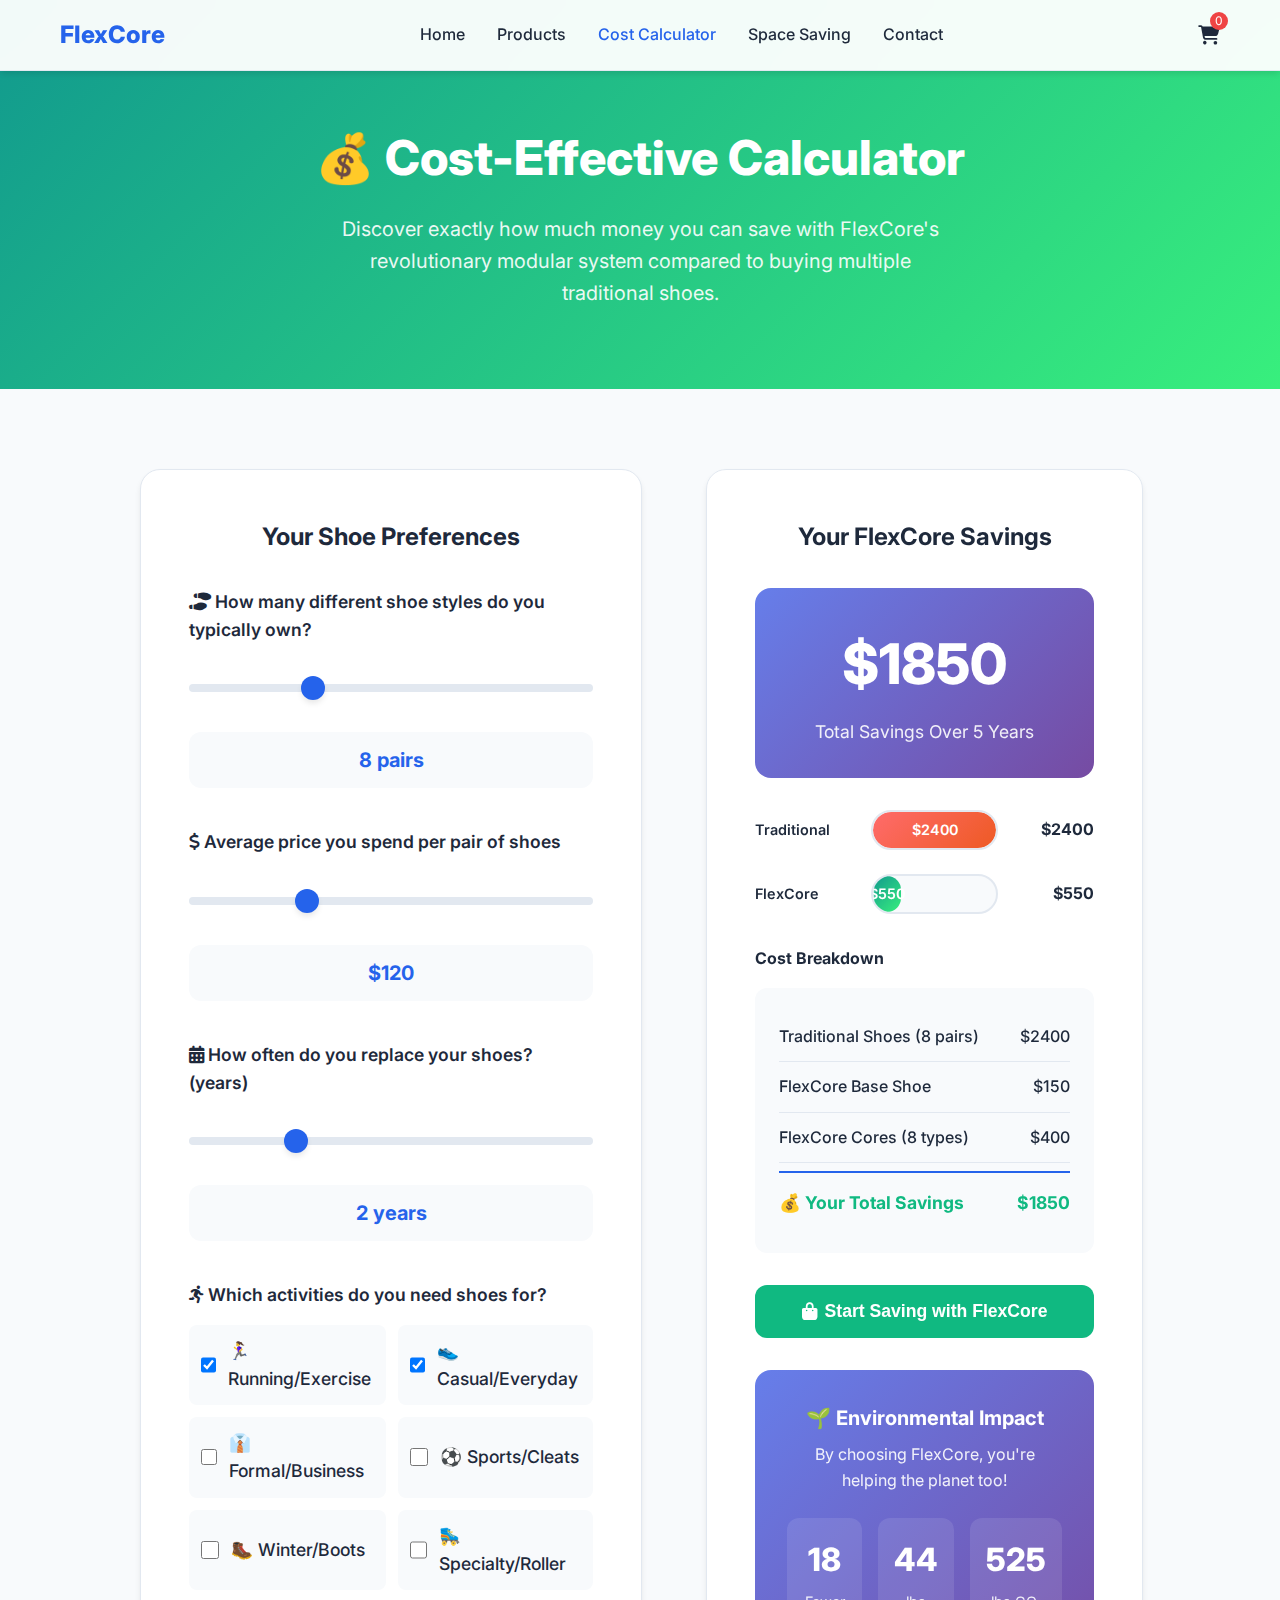
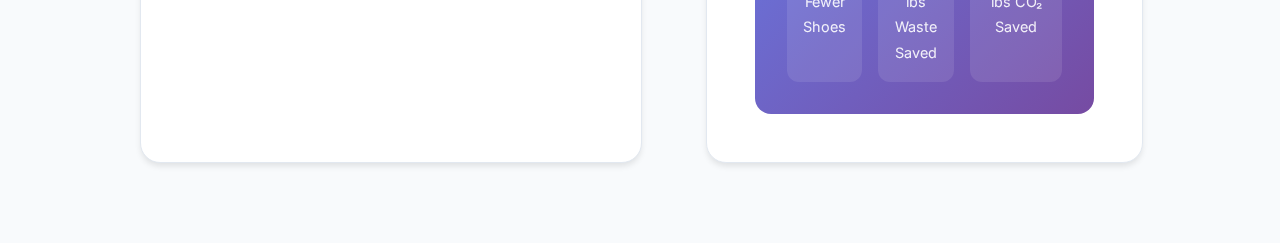
<file: cost-effective.html>
<!DOCTYPE html>
<html lang="en">
<head>
    <meta charset="UTF-8">
    <meta name="viewport" content="width=device-width, initial-scale=1.0">
    <title>Cost-Effective Calculator - FlexCore</title>
    <meta name="description" content="Calculate how much money you can save with FlexCore's modular footwear system compared to buying traditional shoes.">
    
    <!-- Fonts -->
    <link href="https://fonts.googleapis.com/css2?family=Inter:wght@300;400;500;600;700;800&display=swap" rel="stylesheet">
    <link href="https://cdnjs.cloudflare.com/ajax/libs/font-awesome/6.4.0/css/all.min.css" rel="stylesheet">
    
    <style>
        * {
            margin: 0;
            padding: 0;
            box-sizing: border-box;
        }

        :root {
            --primary-color: #2563eb;
            --primary-dark: #1d4ed8;
            --secondary-color: #64748b;
            --accent-color: #10b981;
            --success-color: #10b981;
            --danger-color: #ef4444;
            --warning-color: #f59e0b;
            --dark-color: #1e293b;
            --light-color: #f8fafc;
            --border-color: #e2e8f0;
            --shadow-light: 0 1px 3px 0 rgba(0, 0, 0, 0.1);
            --shadow-medium: 0 4px 6px -1px rgba(0, 0, 0, 0.1);
            --shadow-heavy: 0 20px 25px -5px rgba(0, 0, 0, 0.1);
            --gradient-primary: linear-gradient(135deg, #11998e 0%, #38ef7d 100%);
            --gradient-secondary: linear-gradient(135deg, #667eea 0%, #764ba2 100%);
            --transition: all 0.3s cubic-bezier(0.4, 0, 0.2, 1);
        }

        body {
            font-family: 'Inter', sans-serif;
            line-height: 1.6;
            color: var(--dark-color);
            background: var(--light-color);
        }

        /* Navigation */
        .navbar {
            position: fixed;
            top: 0;
            width: 100%;
            background: rgba(255, 255, 255, 0.95);
            backdrop-filter: blur(10px);
            z-index: 1000;
            border-bottom: 1px solid var(--border-color);
            box-shadow: var(--shadow-medium);
        }

        .nav-container {
            max-width: 1200px;
            margin: 0 auto;
            padding: 0 20px;
            display: flex;
            justify-content: space-between;
            align-items: center;
            height: 70px;
        }

        .nav-logo {
            font-size: 1.5rem;
            font-weight: 800;
            color: var(--primary-color);
            text-decoration: none;
        }

        .nav-menu {
            display: flex;
            list-style: none;
            gap: 2rem;
        }

        .nav-link {
            text-decoration: none;
            color: var(--dark-color);
            font-weight: 500;
            transition: var(--transition);
        }

        .nav-link:hover {
            color: var(--primary-color);
        }

        .cart-icon {
            position: relative;
            color: var(--dark-color);
            font-size: 1.2rem;
            cursor: pointer;
            transition: var(--transition);
        }

        .cart-icon:hover {
            color: var(--primary-color);
        }

        .cart-count {
            position: absolute;
            top: -8px;
            right: -8px;
            background: var(--danger-color);
            color: white;
            border-radius: 50%;
            width: 18px;
            height: 18px;
            font-size: 0.75rem;
            display: flex;
            align-items: center;
            justify-content: center;
        }

        /* Hero Section */
        .calculator-hero {
            background: var(--gradient-primary);
            padding: 120px 0 80px;
            text-align: center;
            color: white;
        }

        .container {
            max-width: 1200px;
            margin: 0 auto;
            padding: 0 20px;
        }

        .hero-title {
            font-size: 3rem;
            font-weight: 800;
            margin-bottom: 1rem;
        }

        .hero-subtitle {
            font-size: 1.25rem;
            opacity: 0.9;
            max-width: 600px;
            margin: 0 auto;
        }

        /* Calculator Section */
        .calculator-section {
            padding: 80px 0;
        }
        
        .calculator-container {
            max-width: 1000px;
            margin: 0 auto;
            display: grid;
            grid-template-columns: 1fr 1fr;
            gap: 4rem;
        }
        
        .calculator-form {
            background: white;
            padding: 3rem;
            border-radius: 20px;
            border: 1px solid var(--border-color);
            box-shadow: var(--shadow-medium);
        }

        .form-title {
            font-size: 1.5rem;
            font-weight: 700;
            color: var(--dark-color);
            margin-bottom: 2rem;
            text-align: center;
        }
        
        .form-group {
            margin-bottom: 2.5rem;
        }
        
        .form-group label {
            display: block;
            margin-bottom: 1rem;
            font-weight: 600;
            color: var(--dark-color);
            font-size: 1.1rem;
        }
        
        .slider-group {
            margin: 1rem 0;
        }
        
        .slider {
            width: 100%;
            margin: 1.5rem 0;
            -webkit-appearance: none;
            height: 8px;
            border-radius: 4px;
            background: var(--border-color);
            outline: none;
        }

        .slider::-webkit-slider-thumb {
            -webkit-appearance: none;
            appearance: none;
            width: 24px;
            height: 24px;
            border-radius: 50%;
            background: var(--primary-color);
            cursor: pointer;
            box-shadow: var(--shadow-medium);
        }

        .slider::-moz-range-thumb {
            width: 24px;
            height: 24px;
            border-radius: 50%;
            background: var(--primary-color);
            cursor: pointer;
            border: none;
            box-shadow: var(--shadow-medium);
        }
        
        .slider-value {
            text-align: center;
            font-weight: 700;
            color: var(--primary-color);
            margin: 1rem 0;
            font-size: 1.25rem;
            background: var(--light-color);
            padding: 0.75rem 1rem;
            border-radius: 12px;
        }

        .checkbox-group {
            display: grid;
            grid-template-columns: 1fr 1fr;
            gap: 0.75rem;
            margin-top: 1rem;
        }

        .checkbox-item {
            display: flex;
            align-items: center;
            padding: 0.75rem;
            background: var(--light-color);
            border-radius: 8px;
            cursor: pointer;
            transition: var(--transition);
        }

        .checkbox-item:hover {
            background: rgba(37, 99, 235, 0.1);
        }

        .checkbox-item input {
            margin-right: 0.75rem;
            width: 18px;
            height: 18px;
        }

        .checkbox-item label {
            margin: 0;
            cursor: pointer;
            font-weight: 500;
        }
        
        .results-panel {
            background: white;
            padding: 3rem;
            border-radius: 20px;
            border: 1px solid var(--border-color);
            position: sticky;
            top: 100px;
            box-shadow: var(--shadow-medium);
        }

        .results-title {
            font-size: 1.5rem;
            font-weight: 700;
            color: var(--dark-color);
            margin-bottom: 2rem;
            text-align: center;
        }
        
        .savings-display {
            text-align: center;
            margin-bottom: 2rem;
            background: var(--gradient-secondary);
            color: white;
            padding: 2rem;
            border-radius: 16px;
        }
        
        .savings-amount {
            font-size: 3.5rem;
            font-weight: 800;
            display: block;
            margin-bottom: 0.5rem;
        }

        .savings-label {
            font-size: 1.1rem;
            opacity: 0.9;
        }
        
        .comparison-chart {
            margin: 2rem 0;
        }
        
        .chart-bar {
            display: flex;
            align-items: center;
            margin: 1.5rem 0;
        }
        
        .chart-label {
            width: 100px;
            font-size: 0.9rem;
            font-weight: 600;
            color: var(--dark-color);
        }
        
        .chart-bar-bg {
            flex: 1;
            height: 40px;
            background: var(--light-color);
            border-radius: 20px;
            position: relative;
            margin: 0 1rem;
            border: 2px solid var(--border-color);
            overflow: hidden;
        }
        
        .chart-bar-fill {
            height: 100%;
            border-radius: 18px;
            transition: width 0.8s ease;
            display: flex;
            align-items: center;
            justify-content: center;
            color: white;
            font-weight: 600;
            font-size: 0.9rem;
        }
        
        .traditional-fill { background: linear-gradient(135deg, #ff6b6b, #ee5a24); }
        .flexcore-fill { background: var(--gradient-primary); }
        
        .chart-value {
            min-width: 80px;
            font-weight: 700;
            text-align: right;
            color: var(--dark-color);
            font-size: 1rem;
        }
        
        .breakdown-list {
            list-style: none;
            padding: 0;
            background: var(--light-color);
            border-radius: 12px;
            padding: 1.5rem;
        }
        
        .breakdown-list li {
            display: flex;
            justify-content: space-between;
            padding: 0.75rem 0;
            border-bottom: 1px solid var(--border-color);
            font-weight: 500;
        }

        .breakdown-list li:last-child {
            border-bottom: none;
            border-top: 2px solid var(--primary-color);
            font-weight: 700;
            color: var(--accent-color);
            font-size: 1.1rem;
            margin-top: 0.5rem;
            padding-top: 1rem;
        }
        
        .environmental-impact {
            background: var(--gradient-secondary);
            color: white;
            padding: 2rem;
            border-radius: 16px;
            margin-top: 2rem;
            text-align: center;
        }

        .impact-title {
            font-size: 1.25rem;
            font-weight: 700;
            margin-bottom: 0.5rem;
        }

        .impact-subtitle {
            opacity: 0.9;
            margin-bottom: 1.5rem;
        }
        
        .impact-stats {
            display: grid;
            grid-template-columns: repeat(3, 1fr);
            gap: 1rem;
            margin-top: 1rem;
        }
        
        .impact-stat {
            text-align: center;
            background: rgba(255, 255, 255, 0.1);
            padding: 1rem;
            border-radius: 12px;
        }
        
        .impact-number {
            font-size: 2rem;
            font-weight: 800;
            display: block;
            margin-bottom: 0.25rem;
        }

        .impact-label {
            font-size: 0.9rem;
            opacity: 0.9;
        }

        .cta-button {
            width: 100%;
            background: var(--accent-color);
            color: white;
            border: none;
            padding: 1rem 2rem;
            border-radius: 12px;
            font-size: 1.1rem;
            font-weight: 700;
            cursor: pointer;
            transition: var(--transition);
            margin-top: 2rem;
            display: flex;
            align-items: center;
            justify-content: center;
            gap: 0.5rem;
        }

        .cta-button:hover {
            background: #0d9488;
            transform: translateY(-2px);
            box-shadow: var(--shadow-medium);
        }

        /* Responsive Design */
        @media (max-width: 768px) {
            .calculator-container {
                grid-template-columns: 1fr;
                gap: 2rem;
            }
            
            .results-panel {
                position: static;
            }

            .hero-title {
                font-size: 2.5rem;
            }

            .checkbox-group {
                grid-template-columns: 1fr;
            }

            .impact-stats {
                grid-template-columns: 1fr;
            }

            .nav-menu {
                display: none;
            }
        }

        @media (max-width: 480px) {
            .hero-title {
                font-size: 2rem;
            }

            .calculator-form,
            .results-panel {
                padding: 1.5rem;
            }

            .savings-amount {
                font-size: 2.5rem;
            }
        }
    </style>
</head>
<body>
    <!-- Navigation -->
    <nav class="navbar">
        <div class="nav-container">
            <a href="index.html" class="nav-logo">FlexCore</a>
            
            <ul class="nav-menu">
                <li><a href="index.html" class="nav-link">Home</a></li>
                <li><a href="products.html" class="nav-link">Products</a></li>
                <li><a href="cost-effective.html" class="nav-link" style="color: var(--primary-color);">Cost Calculator</a></li>
                <li><a href="space-saving.html" class="nav-link">Space Saving</a></li>
                <li><a href="index.html#contact" class="nav-link">Contact</a></li>
            </ul>

            <div class="cart-icon" onclick="openCheckout()">
                <i class="fas fa-shopping-cart"></i>
                <span id="cart-count" class="cart-count">0</span>
            </div>
        </div>
    </nav>

    <!-- Calculator Hero -->
    <section class="calculator-hero">
        <div class="container">
            <h1 class="hero-title">💰 Cost-Effective Calculator</h1>
            <p class="hero-subtitle">Discover exactly how much money you can save with FlexCore's revolutionary modular system compared to buying multiple traditional shoes.</p>
        </div>
    </section>

    <!-- Calculator Section -->
    <section class="calculator-section">
        <div class="container">
            <div class="calculator-container">
                
                <!-- Calculator Form -->
                <div class="calculator-form">
                    <h3 class="form-title">Your Shoe Preferences</h3>
                    
                    <div class="form-group">
                        <label><i class="fas fa-shoe-prints"></i> How many different shoe styles do you typically own?</label>
                        <div class="slider-group">
                            <input type="range" class="slider" id="shoeCount" min="3" max="20" value="8" oninput="updateCalculation()">
                            <div class="slider-value" id="shoeCountValue">8 pairs</div>
                        </div>
                    </div>
                    
                    <div class="form-group">
                        <label><i class="fas fa-dollar-sign"></i> Average price you spend per pair of shoes</label>
                        <div class="slider-group">
                            <input type="range" class="slider" id="avgPrice" min="50" max="300" value="120" oninput="updateCalculation()">
                            <div class="slider-value" id="avgPriceValue">$120</div>
                        </div>
                    </div>
                    
                    <div class="form-group">
                        <label><i class="fas fa-calendar-alt"></i> How often do you replace your shoes? (years)</label>
                        <div class="slider-group">
                            <input type="range" class="slider" id="replaceFreq" min="1" max="5" value="2" step="0.5" oninput="updateCalculation()">
                            <div class="slider-value" id="replaceFreqValue">2 years</div>
                        </div>
                    </div>
                    
                    <div class="form-group">
                        <label><i class="fas fa-running"></i> Which activities do you need shoes for?</label>
                        <div class="checkbox-group">
                            <div class="checkbox-item">
                                <input type="checkbox" id="running" checked onchange="updateCalculation()">
                                <label for="running">🏃‍♀️ Running/Exercise</label>
                            </div>
                            <div class="checkbox-item">
                                <input type="checkbox" id="casual" checked onchange="updateCalculation()">
                                <label for="casual">👟 Casual/Everyday</label>
                            </div>
                            <div class="checkbox-item">
                                <input type="checkbox" id="formal" onchange="updateCalculation()">
                                <label for="formal">👔 Formal/Business</label>
                            </div>
                            <div class="checkbox-item">
                                <input type="checkbox" id="sports" onchange="updateCalculation()">
                                <label for="sports">⚽ Sports/Cleats</label>
                            </div>
                            <div class="checkbox-item">
                                <input type="checkbox" id="winter" onchange="updateCalculation()">
                                <label for="winter">🥾 Winter/Boots</label>
                            </div>
                            <div class="checkbox-item">
                                <input type="checkbox" id="specialty" onchange="updateCalculation()">
                                <label for="specialty">🛼 Specialty/Roller</label>
                            </div>
                        </div>
                    </div>
                </div>
                
                <!-- Results Panel -->
                <div class="results-panel">
                    <h3 class="results-title">Your FlexCore Savings</h3>
                    
                    <div class="savings-display">
                        <span class="savings-amount" id="totalSavings">$0</span>
                        <div class="savings-label">Total Savings Over 5 Years</div>
                    </div>
                    
                    <div class="comparison-chart">
                        <div class="chart-bar">
                            <div class="chart-label">Traditional</div>
                            <div class="chart-bar-bg">
                                <div class="chart-bar-fill traditional-fill" id="traditionalBar">$0</div>
                            </div>
                            <div class="chart-value" id="traditionalCost">$0</div>
                        </div>
                        
                        <div class="chart-bar">
                            <div class="chart-label">FlexCore</div>
                            <div class="chart-bar-bg">
                                <div class="chart-bar-fill flexcore-fill" id="flexcoreBar">$0</div>
                            </div>
                            <div class="chart-value" id="flexcoreCost">$0</div>
                        </div>
                    </div>
                    
                    <h4 style="margin-bottom: 1rem; color: var(--dark-color);">Cost Breakdown</h4>
                    <ul class="breakdown-list" id="breakdown">
                        <!-- Populated by JavaScript -->
                    </ul>
                    
                    <button class="cta-button" onclick="window.location.href='products.html'">
                        <i class="fas fa-shopping-bag"></i>
                        Start Saving with FlexCore
                    </button>
                    
                    <div class="environmental-impact">
                        <h4 class="impact-title">🌱 Environmental Impact</h4>
                        <p class="impact-subtitle">By choosing FlexCore, you're helping the planet too!</p>
                        <div class="impact-stats">
                            <div class="impact-stat">
                                <span class="impact-number" id="shoesReduced">0</span>
                                <span class="impact-label">Fewer Shoes</span>
                            </div>
                            <div class="impact-stat">
                                <span class="impact-number" id="wasteReduced">0</span>
                                <span class="impact-label">lbs Waste Saved</span>
                            </div>
                            <div class="impact-stat">
                                <span class="impact-number" id="co2Reduced">0</span>
                                <span class="impact-label">lbs CO₂ Saved</span>
                            </div>
                        </div>
                    </div>
                </div>
            </div>
        </div>
    </section>

    <script>
        let cart = JSON.parse(localStorage.getItem('flexcore_cart')) || [];

        document.addEventListener('DOMContentLoaded', function() {
            updateCartUI();
            updateCalculation();
        });

        function updateCartUI() {
            const cartCount = document.getElementById('cart-count');
            if (cartCount) {
                const totalItems = cart.reduce((sum, item) => sum + item.quantity, 0);
                cartCount.textContent = totalItems;
            }
        }

        function openCheckout() {
            if (cart.length === 0) {
                alert('Your cart is empty! Add some products first.');
                return;
            }
            
            localStorage.setItem('flexcore_cart', JSON.stringify(cart));
            window.location.href = 'checkout.html';
        }

        function updateCalculation() {
            // Get form values
            const shoeCount = document.getElementById('shoeCount').value;
            const avgPrice = document.getElementById('avgPrice').value;
            const replaceFreq = document.getElementById('replaceFreq').value;
            
            // Count selected activities
            const activities = ['running', 'casual', 'formal', 'sports', 'winter', 'specialty'];
            const selectedActivities = activities.filter(activity => 
                document.getElementById(activity).checked
            ).length;
            
            // Update slider displays
            document.getElementById('shoeCountValue').textContent = shoeCount + ' pairs';
            document.getElementById('avgPriceValue').textContent = '$' + avgPrice;
            document.getElementById('replaceFreqValue').textContent = replaceFreq + ' years';
            
            // Calculate costs over 5 years
            const years = 5;
            const replacementCycles = years / parseFloat(replaceFreq);
            
            // Traditional shoe cost
            const traditionalCost = shoeCount * avgPrice * replacementCycles;
            
            // FlexCore cost calculation
            const baseShoeCost = 59.99;
            const corePrice = 19.99;
            const coreCount = Math.max(selectedActivities, Math.min(shoeCount, 10));
            const flexcoreCost = (baseShoeCost + (coreCount * corePrice)) * replacementCycles;
            
            // Calculate savings
            const savings = Math.max(0, traditionalCost - flexcoreCost);
            
            // Update displays
            document.getElementById('totalSavings').textContent = '$' + savings.toFixed(0);
            document.getElementById('traditionalCost').textContent = '$' + traditionalCost.toFixed(0);
            document.getElementById('flexcoreCost').textContent = '$' + flexcoreCost.toFixed(0);
            
            // Update chart bars
            const maxCost = Math.max(traditionalCost, flexcoreCost);
            const traditionalWidth = (traditionalCost / maxCost) * 100;
            const flexcoreWidth = (flexcoreCost / maxCost) * 100;
            
            const traditionalBar = document.getElementById('traditionalBar');
            const flexcoreBar = document.getElementById('flexcoreBar');
            
            traditionalBar.style.width = traditionalWidth + '%';
            flexcoreBar.style.width = flexcoreWidth + '%';
            traditionalBar.textContent = '$' + traditionalCost.toFixed(0);
            flexcoreBar.textContent = '$' + flexcoreCost.toFixed(0);
            
            // Update breakdown
            const breakdown = document.getElementById('breakdown');
            breakdown.innerHTML = `
                <li><span>Traditional Shoes (${shoeCount} pairs)</span><span>$${traditionalCost.toFixed(0)}</span></li>
                <li><span>FlexCore Base Shoe</span><span>$${(baseShoeCost * replacementCycles).toFixed(0)}</span></li>
                <li><span>FlexCore Cores (${coreCount} types)</span><span>$${(coreCount * corePrice * replacementCycles).toFixed(0)}</span></li>
                <li><span>💰 Your Total Savings</span><span>$${savings.toFixed(0)}</span></li>
            `;
            
            // Environmental impact
            const shoesReduced = Math.max(0, shoeCount - 1) * replacementCycles;
            const wasteReduced = shoesReduced * 2.5; // Average shoe weight in lbs
            const co2Reduced = shoesReduced * 30; // CO2 per shoe production in lbs
            
            document.getElementById('shoesReduced').textContent = Math.round(shoesReduced);
            document.getElementById('wasteReduced').textContent = Math.round(wasteReduced);
            document.getElementById('co2Reduced').textContent = Math.round(co2Reduced);
        }
    </script>
</body>
</html>
</file>
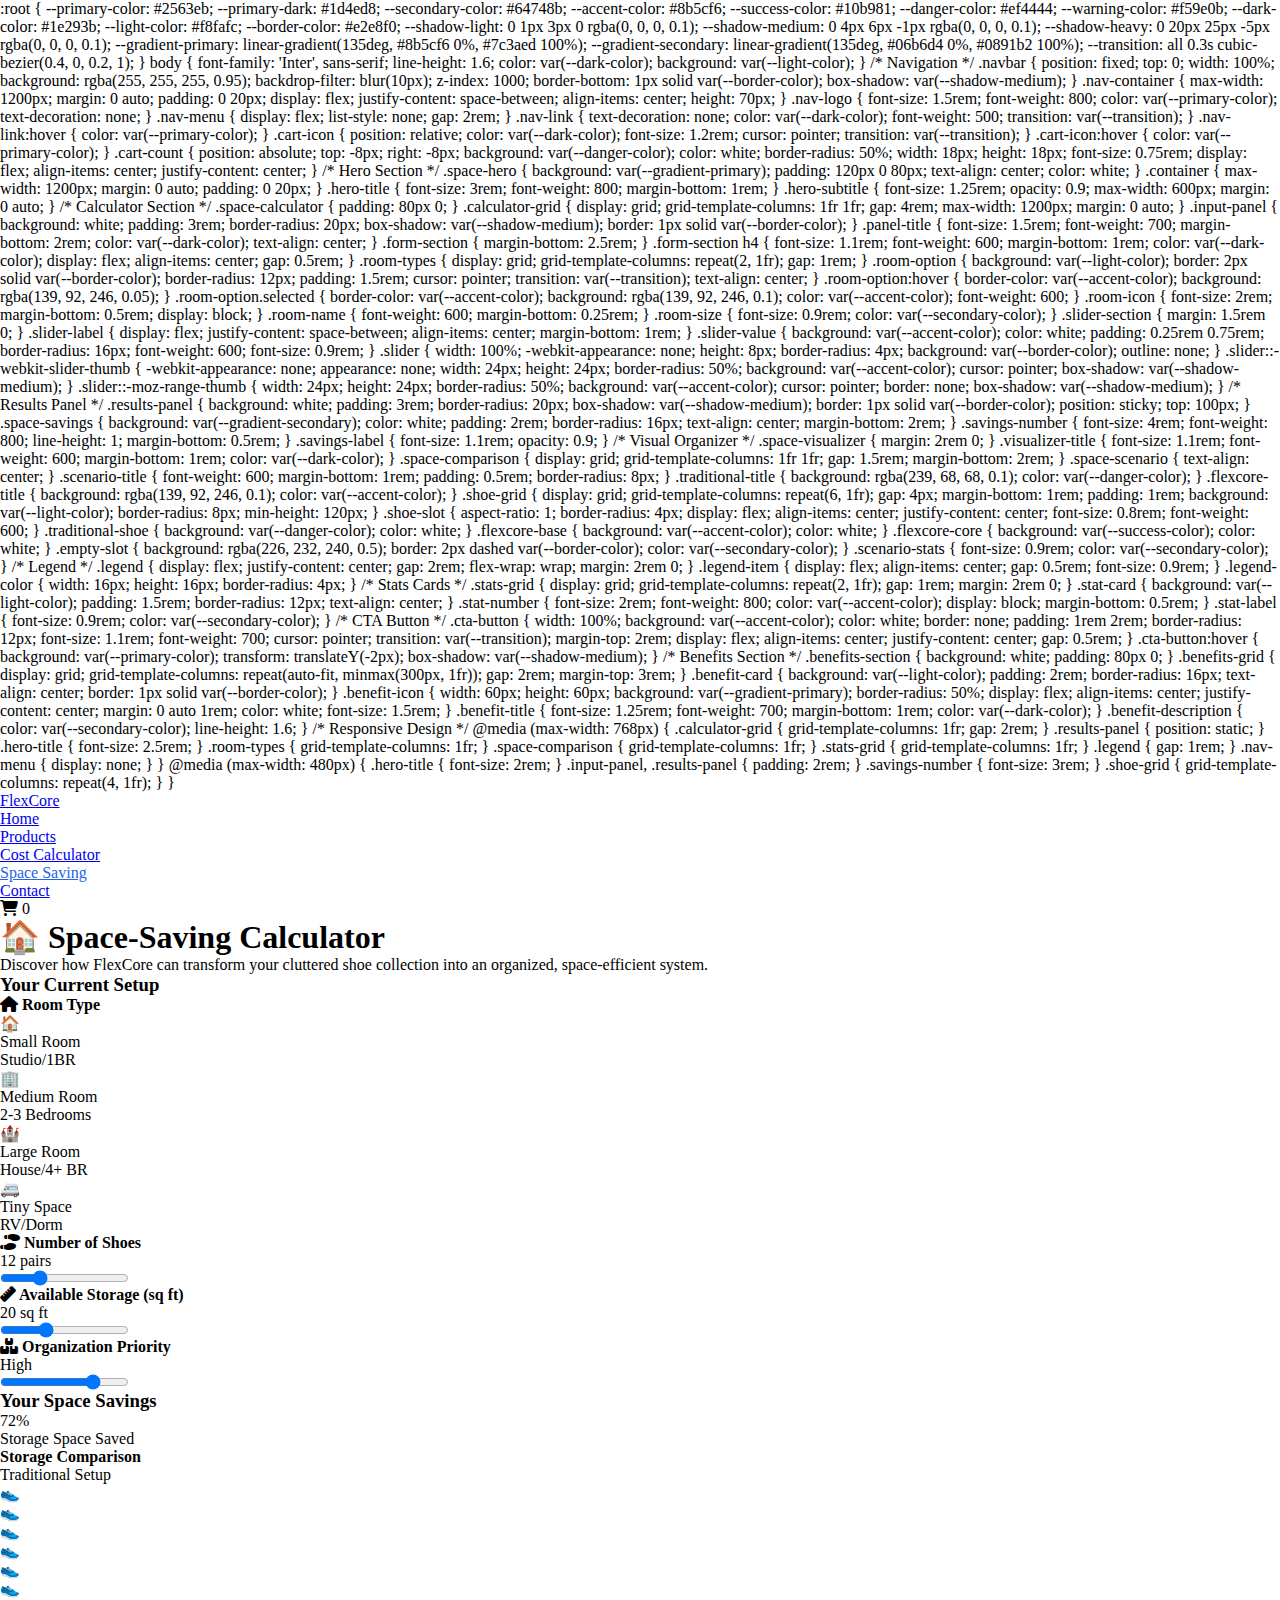
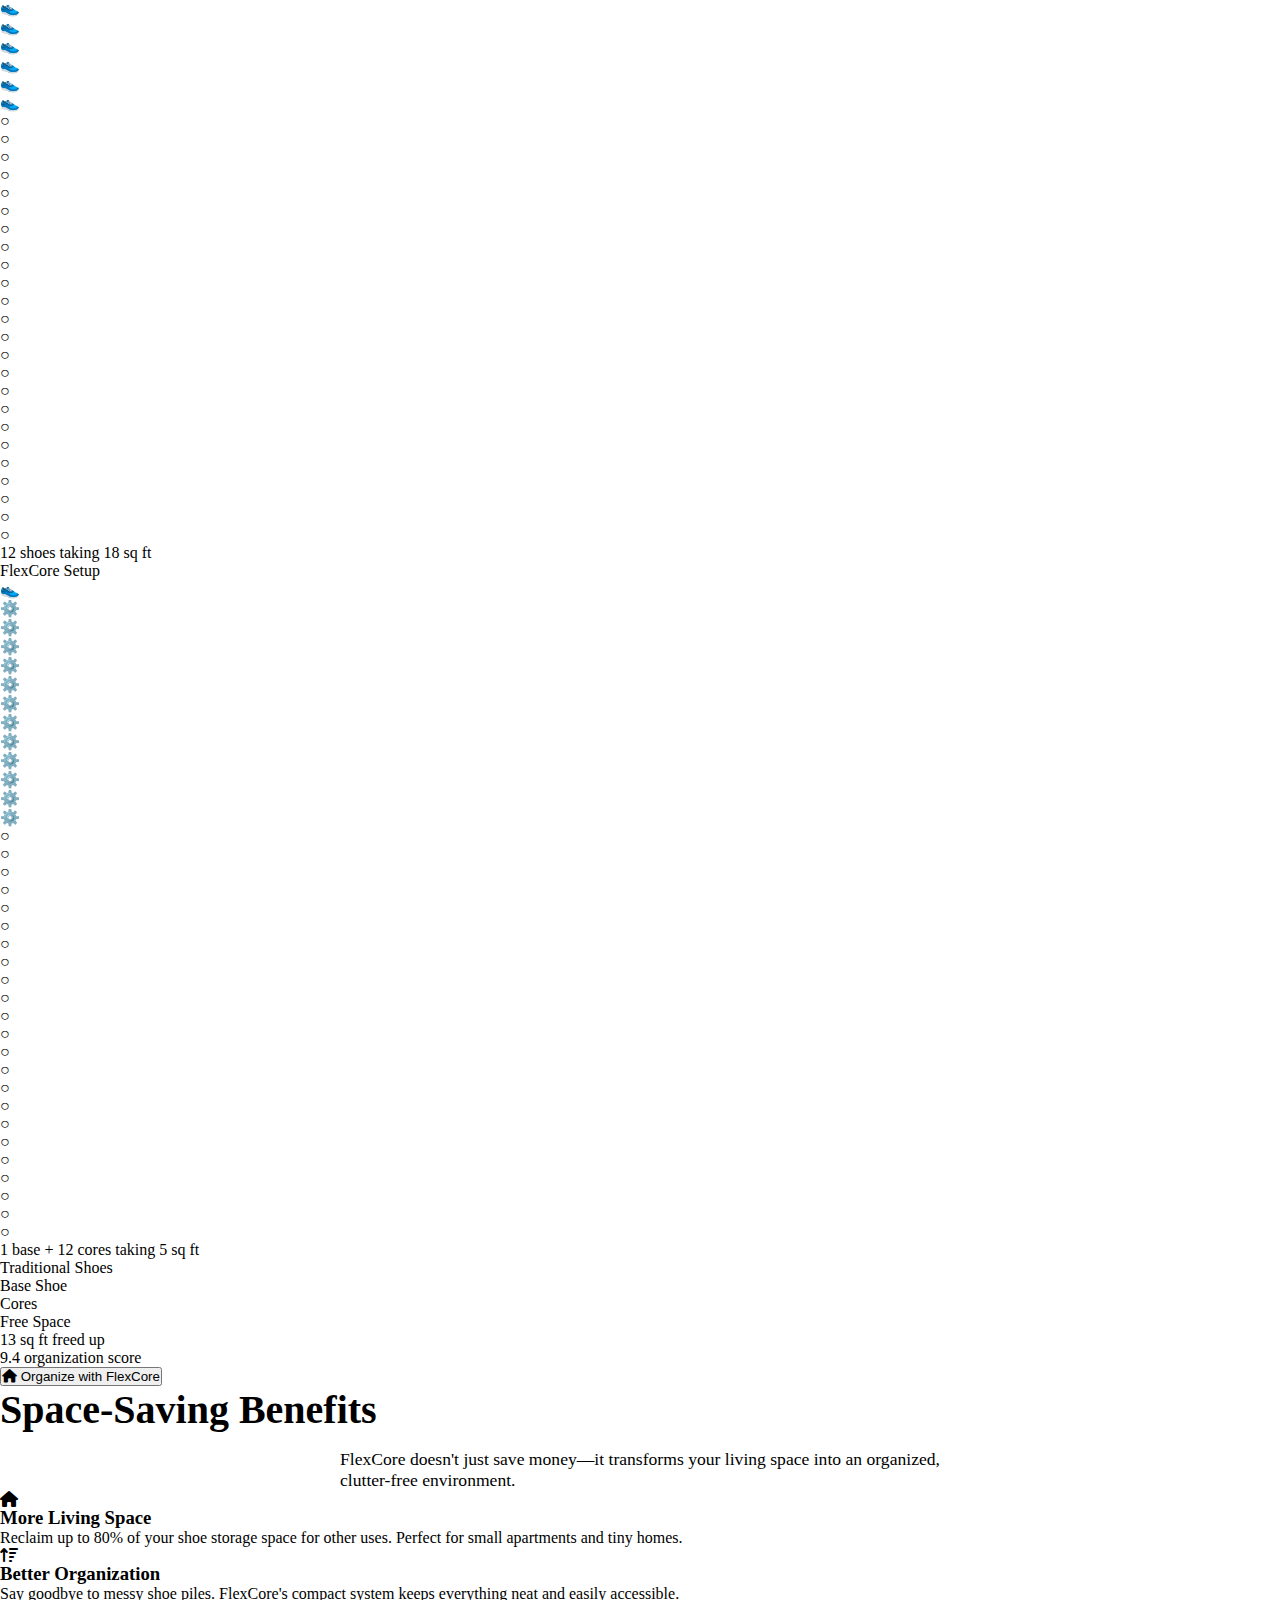
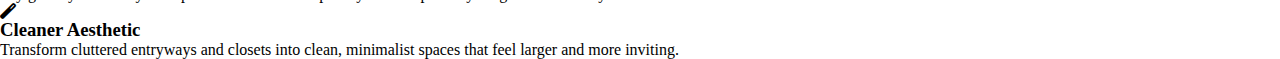
<file: space-saving.html>
:root {
            --primary-color: #2563eb;
            --primary-dark: #1d4ed8;
            --secondary-color: #64748b;
            --accent-color: #8b5cf6;
            --success-color: #10b981;
            --danger-color: #ef4444;
            --warning-color: #f59e0b;
            --dark-color: #1e293b;
            --light-color: #f8fafc;
            --border-color: #e2e8f0;
            --shadow-light: 0 1px 3px 0 rgba(0, 0, 0, 0.1);
            --shadow-medium: 0 4px 6px -1px rgba(0, 0, 0, 0.1);
            --shadow-heavy: 0 20px 25px -5px rgba(0, 0, 0, 0.1);
            --gradient-primary: linear-gradient(135deg, #8b5cf6 0%, #7c3aed 100%);
            --gradient-secondary: linear-gradient(135deg, #06b6d4 0%, #0891b2 100%);
            --transition: all 0.3s cubic-bezier(0.4, 0, 0.2, 1);
        }

        body {
            font-family: 'Inter', sans-serif;
            line-height: 1.6;
            color: var(--dark-color);
            background: var(--light-color);
        }

        /* Navigation */
        .navbar {
            position: fixed;
            top: 0;
            width: 100%;
            background: rgba(255, 255, 255, 0.95);
            backdrop-filter: blur(10px);
            z-index: 1000;
            border-bottom: 1px solid var(--border-color);
            box-shadow: var(--shadow-medium);
        }

        .nav-container {
            max-width: 1200px;
            margin: 0 auto;
            padding: 0 20px;
            display: flex;
            justify-content: space-between;
            align-items: center;
            height: 70px;
        }

        .nav-logo {
            font-size: 1.5rem;
            font-weight: 800;
            color: var(--primary-color);
            text-decoration: none;
        }

        .nav-menu {
            display: flex;
            list-style: none;
            gap: 2rem;
        }

        .nav-link {
            text-decoration: none;
            color: var(--dark-color);
            font-weight: 500;
            transition: var(--transition);
        }

        .nav-link:hover {
            color: var(--primary-color);
        }

        .cart-icon {
            position: relative;
            color: var(--dark-color);
            font-size: 1.2rem;
            cursor: pointer;
            transition: var(--transition);
        }

        .cart-icon:hover {
            color: var(--primary-color);
        }

        .cart-count {
            position: absolute;
            top: -8px;
            right: -8px;
            background: var(--danger-color);
            color: white;
            border-radius: 50%;
            width: 18px;
            height: 18px;
            font-size: 0.75rem;
            display: flex;
            align-items: center;
            justify-content: center;
        }

        /* Hero Section */
        .space-hero {
            background: var(--gradient-primary);
            padding: 120px 0 80px;
            text-align: center;
            color: white;
        }

        .container {
            max-width: 1200px;
            margin: 0 auto;
            padding: 0 20px;
        }

        .hero-title {
            font-size: 3rem;
            font-weight: 800;
            margin-bottom: 1rem;
        }

        .hero-subtitle {
            font-size: 1.25rem;
            opacity: 0.9;
            max-width: 600px;
            margin: 0 auto;
        }

        /* Calculator Section */
        .space-calculator {
            padding: 80px 0;
        }

        .calculator-grid {
            display: grid;
            grid-template-columns: 1fr 1fr;
            gap: 4rem;
            max-width: 1200px;
            margin: 0 auto;
        }

        .input-panel {
            background: white;
            padding: 3rem;
            border-radius: 20px;
            box-shadow: var(--shadow-medium);
            border: 1px solid var(--border-color);
        }

        .panel-title {
            font-size: 1.5rem;
            font-weight: 700;
            margin-bottom: 2rem;
            color: var(--dark-color);
            text-align: center;
        }

        .form-section {
            margin-bottom: 2.5rem;
        }

        .form-section h4 {
            font-size: 1.1rem;
            font-weight: 600;
            margin-bottom: 1rem;
            color: var(--dark-color);
            display: flex;
            align-items: center;
            gap: 0.5rem;
        }

        .room-types {
            display: grid;
            grid-template-columns: repeat(2, 1fr);
            gap: 1rem;
        }

        .room-option {
            background: var(--light-color);
            border: 2px solid var(--border-color);
            border-radius: 12px;
            padding: 1.5rem;
            cursor: pointer;
            transition: var(--transition);
            text-align: center;
        }

        .room-option:hover {
            border-color: var(--accent-color);
            background: rgba(139, 92, 246, 0.05);
        }

        .room-option.selected {
            border-color: var(--accent-color);
            background: rgba(139, 92, 246, 0.1);
            color: var(--accent-color);
            font-weight: 600;
        }

        .room-icon {
            font-size: 2rem;
            margin-bottom: 0.5rem;
            display: block;
        }

        .room-name {
            font-weight: 600;
            margin-bottom: 0.25rem;
        }

        .room-size {
            font-size: 0.9rem;
            color: var(--secondary-color);
        }

        .slider-section {
            margin: 1.5rem 0;
        }

        .slider-label {
            display: flex;
            justify-content: space-between;
            align-items: center;
            margin-bottom: 1rem;
        }

        .slider-value {
            background: var(--accent-color);
            color: white;
            padding: 0.25rem 0.75rem;
            border-radius: 16px;
            font-weight: 600;
            font-size: 0.9rem;
        }

        .slider {
            width: 100%;
            -webkit-appearance: none;
            height: 8px;
            border-radius: 4px;
            background: var(--border-color);
            outline: none;
        }

        .slider::-webkit-slider-thumb {
            -webkit-appearance: none;
            appearance: none;
            width: 24px;
            height: 24px;
            border-radius: 50%;
            background: var(--accent-color);
            cursor: pointer;
            box-shadow: var(--shadow-medium);
        }

        .slider::-moz-range-thumb {
            width: 24px;
            height: 24px;
            border-radius: 50%;
            background: var(--accent-color);
            cursor: pointer;
            border: none;
            box-shadow: var(--shadow-medium);
        }

        /* Results Panel */
        .results-panel {
            background: white;
            padding: 3rem;
            border-radius: 20px;
            box-shadow: var(--shadow-medium);
            border: 1px solid var(--border-color);
            position: sticky;
            top: 100px;
        }

        .space-savings {
            background: var(--gradient-secondary);
            color: white;
            padding: 2rem;
            border-radius: 16px;
            text-align: center;
            margin-bottom: 2rem;
        }

        .savings-number {
            font-size: 4rem;
            font-weight: 800;
            line-height: 1;
            margin-bottom: 0.5rem;
        }

        .savings-label {
            font-size: 1.1rem;
            opacity: 0.9;
        }

        /* Visual Organizer */
        .space-visualizer {
            margin: 2rem 0;
        }

        .visualizer-title {
            font-size: 1.1rem;
            font-weight: 600;
            margin-bottom: 1rem;
            color: var(--dark-color);
        }

        .space-comparison {
            display: grid;
            grid-template-columns: 1fr 1fr;
            gap: 1.5rem;
            margin-bottom: 2rem;
        }

        .space-scenario {
            text-align: center;
        }

        .scenario-title {
            font-weight: 600;
            margin-bottom: 1rem;
            padding: 0.5rem;
            border-radius: 8px;
        }

        .traditional-title {
            background: rgba(239, 68, 68, 0.1);
            color: var(--danger-color);
        }

        .flexcore-title {
            background: rgba(139, 92, 246, 0.1);
            color: var(--accent-color);
        }

        .shoe-grid {
            display: grid;
            grid-template-columns: repeat(6, 1fr);
            gap: 4px;
            margin-bottom: 1rem;
            padding: 1rem;
            background: var(--light-color);
            border-radius: 8px;
            min-height: 120px;
        }

        .shoe-slot {
            aspect-ratio: 1;
            border-radius: 4px;
            display: flex;
            align-items: center;
            justify-content: center;
            font-size: 0.8rem;
            font-weight: 600;
        }

        .traditional-shoe {
            background: var(--danger-color);
            color: white;
        }

        .flexcore-base {
            background: var(--accent-color);
            color: white;
        }

        .flexcore-core {
            background: var(--success-color);
            color: white;
        }

        .empty-slot {
            background: rgba(226, 232, 240, 0.5);
            border: 2px dashed var(--border-color);
            color: var(--secondary-color);
        }

        .scenario-stats {
            font-size: 0.9rem;
            color: var(--secondary-color);
        }

        /* Legend */
        .legend {
            display: flex;
            justify-content: center;
            gap: 2rem;
            flex-wrap: wrap;
            margin: 2rem 0;
        }

        .legend-item {
            display: flex;
            align-items: center;
            gap: 0.5rem;
            font-size: 0.9rem;
        }

        .legend-color {
            width: 16px;
            height: 16px;
            border-radius: 4px;
        }

        /* Stats Cards */
        .stats-grid {
            display: grid;
            grid-template-columns: repeat(2, 1fr);
            gap: 1rem;
            margin: 2rem 0;
        }

        .stat-card {
            background: var(--light-color);
            padding: 1.5rem;
            border-radius: 12px;
            text-align: center;
        }

        .stat-number {
            font-size: 2rem;
            font-weight: 800;
            color: var(--accent-color);
            display: block;
            margin-bottom: 0.5rem;
        }

        .stat-label {
            font-size: 0.9rem;
            color: var(--secondary-color);
        }

        /* CTA Button */
        .cta-button {
            width: 100%;
            background: var(--accent-color);
            color: white;
            border: none;
            padding: 1rem 2rem;
            border-radius: 12px;
            font-size: 1.1rem;
            font-weight: 700;
            cursor: pointer;
            transition: var(--transition);
            margin-top: 2rem;
            display: flex;
            align-items: center;
            justify-content: center;
            gap: 0.5rem;
        }

        .cta-button:hover {
            background: var(--primary-color);
            transform: translateY(-2px);
            box-shadow: var(--shadow-medium);
        }

        /* Benefits Section */
        .benefits-section {
            background: white;
            padding: 80px 0;
        }

        .benefits-grid {
            display: grid;
            grid-template-columns: repeat(auto-fit, minmax(300px, 1fr));
            gap: 2rem;
            margin-top: 3rem;
        }

        .benefit-card {
            background: var(--light-color);
            padding: 2rem;
            border-radius: 16px;
            text-align: center;
            border: 1px solid var(--border-color);
        }

        .benefit-icon {
            width: 60px;
            height: 60px;
            background: var(--gradient-primary);
            border-radius: 50%;
            display: flex;
            align-items: center;
            justify-content: center;
            margin: 0 auto 1rem;
            color: white;
            font-size: 1.5rem;
        }

        .benefit-title {
            font-size: 1.25rem;
            font-weight: 700;
            margin-bottom: 1rem;
            color: var(--dark-color);
        }

        .benefit-description {
            color: var(--secondary-color);
            line-height: 1.6;
        }

        /* Responsive Design */
        @media (max-width: 768px) {
            .calculator-grid {
                grid-template-columns: 1fr;
                gap: 2rem;
            }

            .results-panel {
                position: static;
            }

            .hero-title {
                font-size: 2.5rem;
            }

            .room-types {
                grid-template-columns: 1fr;
            }

            .space-comparison {
                grid-template-columns: 1fr;
            }

            .stats-grid {
                grid-template-columns: 1fr;
            }

            .legend {
                gap: 1rem;
            }

            .nav-menu {
                display: none;
            }
        }

        @media (max-width: 480px) {
            .hero-title {
                font-size: 2rem;
            }

            .input-panel,
            .results-panel {
                padding: 2rem;
            }

            .savings-number {
                font-size: 3rem;
            }

            .shoe-grid {
                grid-template-columns: repeat(4, 1fr);
            }
        }
    </style>
</head>
<body>
    <!-- Navigation -->
    <nav class="navbar">
        <div class="nav-container">
            <a href="index.html" class="nav-logo">FlexCore</a>
            
            <ul class="nav-menu">
                <li><a href="index.html" class="nav-link">Home</a></li>
                <li><a href="products.html" class="nav-link">Products</a></li>
                <li><a href="cost-effective.html" class="nav-link">Cost Calculator</a></li>
                <li><a href="space-saving.html" class="nav-link" style="color: var(--primary-color);">Space Saving</a></li>
                <li><a href="index.html#contact" class="nav-link">Contact</a></li>
            </ul>

            <div class="cart-icon" onclick="openCheckout()">
                <i class="fas fa-shopping-cart"></i>
                <span id="cart-count" class="cart-count">0</span>
            </div>
        </div>
    </nav>

    <!-- Hero Section -->
    <section class="space-hero">
        <div class="container">
            <h1 class="hero-title">🏠 Space-Saving Calculator</h1>
            <p class="hero-subtitle">Discover how FlexCore can transform your cluttered shoe collection into an organized, space-efficient system.</p>
        </div>
    </section>

    <!-- Calculator Section -->
    <section class="space-calculator">
        <div class="container">
            <div class="calculator-grid">
                
                <!-- Input Panel -->
                <div class="input-panel">
                    <h3 class="panel-title">Your Current Setup</h3>
                    
                    <div class="form-section">
                        <h4><i class="fas fa-home"></i> Room Type</h4>
                        <div class="room-types">
                            <div class="room-option selected" data-room="small" onclick="selectRoom(this, 'small')">
                                <span class="room-icon">🏠</span>
                                <div class="room-name">Small Room</div>
                                <div class="room-size">Studio/1BR</div>
                            </div>
                            <div class="room-option" data-room="medium" onclick="selectRoom(this, 'medium')">
                                <span class="room-icon">🏢</span>
                                <div class="room-name">Medium Room</div>
                                <div class="room-size">2-3 Bedrooms</div>
                            </div>
                            <div class="room-option" data-room="large" onclick="selectRoom(this, 'large')">
                                <span class="room-icon">🏰</span>
                                <div class="room-name">Large Room</div>
                                <div class="room-size">House/4+ BR</div>
                            </div>
                            <div class="room-option" data-room="tiny" onclick="selectRoom(this, 'tiny')">
                                <span class="room-icon">🚐</span>
                                <div class="room-name">Tiny Space</div>
                                <div class="room-size">RV/Dorm</div>
                            </div>
                        </div>
                    </div>

                    <div class="form-section">
                        <div class="slider-section">
                            <div class="slider-label">
                                <h4><i class="fas fa-shoe-prints"></i> Number of Shoes</h4>
                                <span class="slider-value" id="shoeCountValue">12 pairs</span>
                            </div>
                            <input type="range" class="slider" id="shoeCount" min="5" max="30" value="12" oninput="updateCalculation()">
                        </div>
                    </div>

                    <div class="form-section">
                        <div class="slider-section">
                            <div class="slider-label">
                                <h4><i class="fas fa-ruler"></i> Available Storage (sq ft)</h4>
                                <span class="slider-value" id="storageSpaceValue">20 sq ft</span>
                            </div>
                            <input type="range" class="slider" id="storageSpace" min="5" max="50" value="20" oninput="updateCalculation()">
                        </div>
                    </div>

                    <div class="form-section">
                        <div class="slider-section">
                            <div class="slider-label">
                                <h4><i class="fas fa-boxes"></i> Organization Priority</h4>
                                <span class="slider-value" id="organizationValue">High</span>
                            </div>
                            <input type="range" class="slider" id="organization" min="1" max="5" value="4" oninput="updateCalculation()">
                        </div>
                    </div>
                </div>

                <!-- Results Panel -->
                <div class="results-panel">
                    <h3 class="panel-title">Your Space Savings</h3>
                    
                    <div class="space-savings">
                        <div class="savings-number" id="spaceSaved">75%</div>
                        <div class="savings-label">Storage Space Saved</div>
                    </div>

                    <div class="space-visualizer">
                        <h4 class="visualizer-title">Storage Comparison</h4>
                        
                        <div class="space-comparison">
                            <div class="space-scenario">
                                <div class="scenario-title traditional-title">Traditional Setup</div>
                                <div class="shoe-grid" id="traditionalGrid">
                                    <!-- Populated by JavaScript -->
                                </div>
                                <div class="scenario-stats" id="traditionalStats">12 shoes taking 20 sq ft</div>
                            </div>
                            
                            <div class="space-scenario">
                                <div class="scenario-title flexcore-title">FlexCore Setup</div>
                                <div class="shoe-grid" id="flexcoreGrid">
                                    <!-- Populated by JavaScript -->
                                </div>
                                <div class="scenario-stats" id="flexcoreStats">1 base + 8 cores taking 5 sq ft</div>
                            </div>
                        </div>

                        <div class="legend">
                            <div class="legend-item">
                                <div class="legend-color" style="background: var(--danger-color);"></div>
                                <span>Traditional Shoes</span>
                            </div>
                            <div class="legend-item">
                                <div class="legend-color" style="background: var(--accent-color);"></div>
                                <span>Base Shoe</span>
                            </div>
                            <div class="legend-item">
                                <div class="legend-color" style="background: var(--success-color);"></div>
                                <span>Cores</span>
                            </div>
                            <div class="legend-item">
                                <div class="legend-color" style="background: rgba(226, 232, 240, 0.5); border: 1px solid var(--border-color);"></div>
                                <span>Free Space</span>
                            </div>
                        </div>
                    </div>

                    <div class="stats-grid">
                        <div class="stat-card">
                            <span class="stat-number" id="freeSpace">15</span>
                            <span class="stat-label">sq ft freed up</span>
                        </div>
                        <div class="stat-card">
                            <span class="stat-number" id="organizationScore">9.2</span>
                            <span class="stat-label">organization score</span>
                        </div>
                    </div>

                    <button class="cta-button" onclick="window.location.href='products.html'">
                        <i class="fas fa-home"></i>
                        Organize with FlexCore
                    </button>
                </div>
            </div>
        </div>
    </section>

    <!-- Benefits Section -->
    <section class="benefits-section">
        <div class="container">
            <div class="text-center">
                <h2 style="font-size: 2.5rem; font-weight: 800; margin-bottom: 1rem; color: var(--dark-color);">Space-Saving Benefits</h2>
                <p style="font-size: 1.1rem; color: var(--secondary-color); max-width: 600px; margin: 0 auto;">FlexCore doesn't just save money—it transforms your living space into an organized, clutter-free environment.</p>
            </div>

            <div class="benefits-grid">
                <div class="benefit-card">
                    <div class="benefit-icon">
                        <i class="fas fa-home"></i>
                    </div>
                    <h3 class="benefit-title">More Living Space</h3>
                    <p class="benefit-description">Reclaim up to 80% of your shoe storage space for other uses. Perfect for small apartments and tiny homes.</p>
                </div>

                <div class="benefit-card">
                    <div class="benefit-icon">
                        <i class="fas fa-sort-amount-up"></i>
                    </div>
                    <h3 class="benefit-title">Better Organization</h3>
                    <p class="benefit-description">Say goodbye to messy shoe piles. FlexCore's compact system keeps everything neat and easily accessible.</p>
                </div>

                <div class="benefit-card">
                    <div class="benefit-icon">
                        <i class="fas fa-magic"></i>
                    </div>
                    <h3 class="benefit-title">Cleaner Aesthetic</h3>
                    <p class="benefit-description">Transform cluttered entryways and closets into clean, minimalist spaces that feel larger and more inviting.</p>
                </div>
            </div>
        </div>
    </section>

    <script>
        let cart = JSON.parse(localStorage.getItem('flexcore_cart')) || [];
        let currentRoom = 'small';

        document.addEventListener('DOMContentLoaded', function() {
            updateCartUI();
            updateCalculation();
        });

        function updateCartUI() {
            const cartCount = document.getElementById('cart-count');
            if (cartCount) {
                const totalItems = cart.reduce((sum, item) => sum + item.quantity, 0);
                cartCount.textContent = totalItems;
            }
        }

        function openCheckout() {
            if (cart.length === 0) {
                alert('Your cart is empty! Add some products first.');
                return;
            }
            
            localStorage.setItem('flexcore_cart', JSON.stringify(cart));
            window.location.href = 'checkout.html';
        }

        function selectRoom(element, roomType) {
            // Remove selected class from all room options
            document.querySelectorAll('.room-option').forEach(option => {
                option.classList.remove('selected');
            });
            
            // Add selected class to clicked option
            element.classList.add('selected');
            currentRoom = roomType;
            
            // Update storage space slider based on room type
            const storageSlider = document.getElementById('storageSpace');
            const roomSizes = {
                tiny: { min: 5, max: 15, default: 8 },
                small: { min: 10, max: 25, default: 20 },
                medium: { min: 20, max: 40, default: 30 },
                large: { min: 30, max: 50, default: 40 }
            };
            
            const roomSize = roomSizes[roomType];
            storageSlider.min = roomSize.min;
            storageSlider.max = roomSize.max;
            storageSlider.value = roomSize.default;
            
            updateCalculation();
        }

        function updateCalculation() {
            // Get input values
            const shoeCount = parseInt(document.getElementById('shoeCount').value);
            const storageSpace = parseInt(document.getElementById('storageSpace').value);
            const organization = parseInt(document.getElementById('organization').value);
            
            // Update display values
            document.getElementById('shoeCountValue').textContent = shoeCount + ' pairs';
            document.getElementById('storageSpaceValue').textContent = storageSpace + ' sq ft';
            
            const orgLabels = ['Very Low', 'Low', 'Medium', 'High', 'Very High'];
            document.getElementById('organizationValue').textContent = orgLabels[organization - 1];
            
            // Calculate space usage
            const traditionalSpacePerShoe = 1.5; // sq ft per shoe pair
            const traditionalTotalSpace = shoeCount * traditionalSpacePerShoe;
            
            // FlexCore calculation: 1 base + cores
            const baseSpace = 1.5; // Same as one shoe
            const coreSpace = 0.3; // Much smaller storage per core
            const coreCount = Math.min(shoeCount, 15); // Max 15 different core types
            const flexcoreSpace = baseSpace + (coreCount * coreSpace);
            
            // Calculate savings
            const spaceSaved = Math.max(0, traditionalTotalSpace - flexcoreSpace);
            const spaceSavedPercent = Math.round((spaceSaved / traditionalTotalSpace) * 100);
            
            // Update displays
            document.getElementById('spaceSaved').textContent = spaceSavedPercent + '%';
            document.getElementById('freeSpace').textContent = Math.round(spaceSaved);
            
            // Calculate organization score (out of 10)
            const baseScore = organization * 2;
            const spaceBonus = Math.min(2, spaceSavedPercent / 50);
            const organizationScore = Math.min(10, baseScore + spaceBonus);
            document.getElementById('organizationScore').textContent = organizationScore.toFixed(1);
            
            // Update visual grids
            updateVisualGrids(shoeCount, coreCount);
            
            // Update stats text
            document.getElementById('traditionalStats').textContent = 
                `${shoeCount} shoes taking ${Math.round(traditionalTotalSpace)} sq ft`;
            document.getElementById('flexcoreStats').textContent = 
                `1 base + ${coreCount} cores taking ${Math.round(flexcoreSpace)} sq ft`;
        }

        function updateVisualGrids(shoeCount, coreCount) {
            const traditionalGrid = document.getElementById('traditionalGrid');
            const flexcoreGrid = document.getElementById('flexcoreGrid');
            
            // Clear existing grids
            traditionalGrid.innerHTML = '';
            flexcoreGrid.innerHTML = '';
            
            const maxSlots = 36; // 6x6 grid
            
            // Traditional grid - fill with shoes
            for (let i = 0; i < maxSlots; i++) {
                const slot = document.createElement('div');
                slot.className = 'shoe-slot';
                
                if (i < shoeCount) {
                    slot.className += ' traditional-shoe';
                    slot.innerHTML = '👟';
                } else {
                    slot.className += ' empty-slot';
                    slot.innerHTML = '○';
                }
                
                traditionalGrid.appendChild(slot);
            }
            
            // FlexCore grid - 1 base + cores + empty space
            for (let i = 0; i < maxSlots; i++) {
                const slot = document.createElement('div');
                slot.className = 'shoe-slot';
                
                if (i === 0) {
                    slot.className += ' flexcore-base';
                    slot.innerHTML = '👟';
                } else if (i <= coreCount) {
                    slot.className += ' flexcore-core';
                    slot.innerHTML = '⚙️';
                } else {
                    slot.className += ' empty-slot';
                    slot.innerHTML = '○';
                }
                
                flexcoreGrid.appendChild(slot);
            }
        }
    </script>
</body>
</html>
                    <!DOCTYPE html>
<html lang="en">
<head>
    <meta charset="UTF-8">
    <meta name="viewport" content="width=device-width, initial-scale=1.0">
    <title>Space-Saving Calculator - FlexCore</title>
    <meta name="description" content="Calculate how much storage space you can save with FlexCore's modular footwear system.">
    
    <!-- Fonts -->
    <link href="https://fonts.googleapis.com/css2?family=Inter:wght@300;400;500;600;700;800&display=swap" rel="stylesheet">
    <link href="https://cdnjs.cloudflare.com/ajax/libs/font-awesome/6.4.0/css/all.min.css" rel="stylesheet">
    
    <style>
        * {
            margin: 0;
            padding: 0;
            box-sizing: border-box;
        }

        :root {
            --primary-color: #2563eb;
            --primary-dark: #1d4ed8;
            --secondary
</file>
